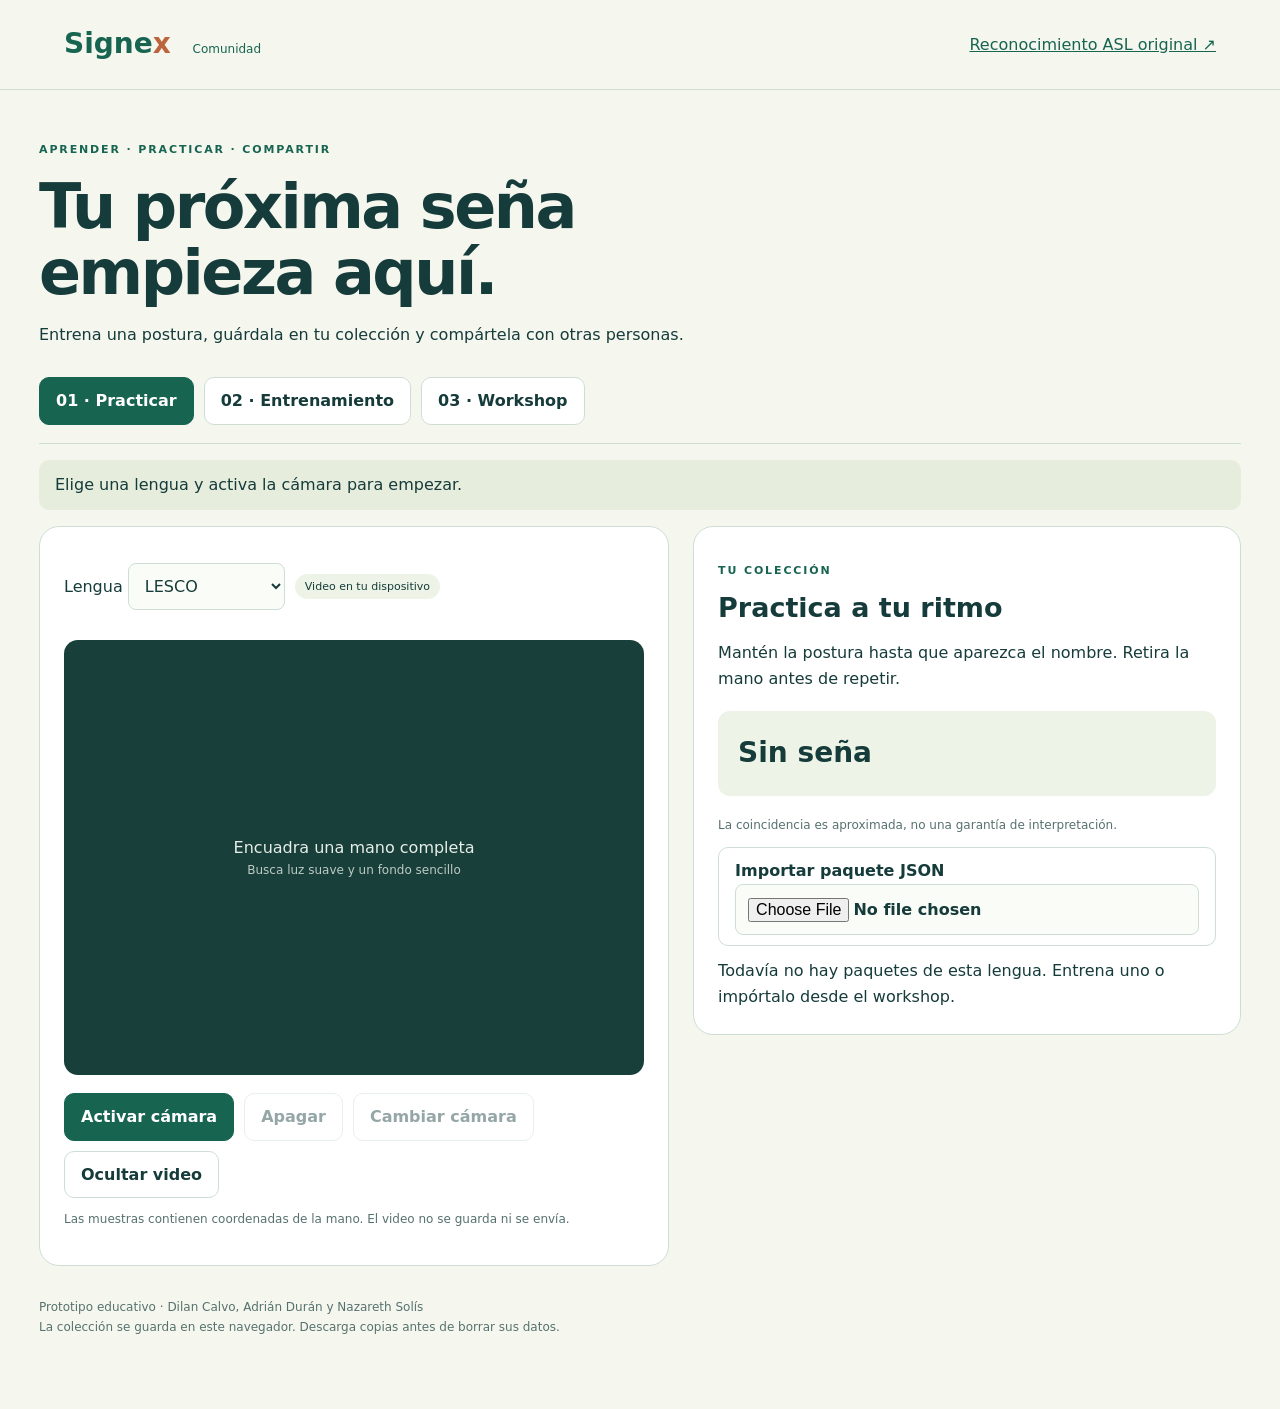
<file: web/workshop.html>
<!doctype html>
<html lang="es"><head><meta charset="utf-8"><meta name="viewport" content="width=device-width,initial-scale=1"><title>Signex · Comunidad de señas</title><link rel="stylesheet" href="css/community.css"></head>
<body><header><a class="brand" href="workshop.html">Signe<span>x</span> <small>Comunidad</small></a><a href="index.html">Reconocimiento ASL original ↗</a></header>
<main><div class="intro"><p class="eyebrow">APRENDER · PRACTICAR · COMPARTIR</p><h1>Tu próxima seña<br>empieza aquí.</h1><p>Entrena una postura, guárdala en tu colección y compártela con otras personas.</p></div>
<nav aria-label="Secciones"><button data-tab="practice" aria-pressed="true">01 · Practicar</button><button data-tab="training" aria-pressed="false">02 · Entrenamiento</button><button data-tab="catalog" aria-pressed="false">03 · Workshop</button></nav>
<p id="notice" role="status">Elige una lengua y activa la cámara para empezar.</p>
<div class="workspace"><section class="camera-card"><div class="row"><label>Lengua <select id="language"><option>LESCO</option><option>ASL</option><option value="CUSTOM">Personalizada</option></select></label><span class="badge">Video en tu dispositivo</span></div><div class="viewport"><video id="camera" playsinline muted></video><canvas id="overlay"></canvas><div id="camera-placeholder">Encuadra una mano completa<br><small>Busca luz suave y un fondo sencillo</small></div></div><div class="row actions"><button id="start" class="primary">Activar cámara</button><button id="stop" disabled>Apagar</button><button id="flip" disabled>Cambiar cámara</button><button id="hide">Ocultar video</button></div><p class="subtle">Las muestras contienen coordenadas de la mano. El video no se guarda ni se envía.</p></section>
<section class="panel" id="practice"><p class="eyebrow">TU COLECCIÓN</p><h2>Practica a tu ritmo</h2><p>Mantén la postura hasta que aparezca el nombre. Retira la mano antes de repetir.</p><output id="prediction" aria-live="polite">Sin seña</output><p class="subtle">La coincidencia es aproximada, no una garantía de interpretación.</p><label class="file">Importar paquete JSON<input type="file" id="import" accept=".json,application/json"></label><div id="installed"></div></section>
<section class="panel" id="training" hidden><p class="eyebrow">DE LA CÁMARA A TU COLECCIÓN</p><h2>Crea una nueva seña</h2><p>Para una postura estática de una mano. Captura al menos 100 ejemplos en rondas de 10 y sigue sin límite fijo. Verás cada muestra en tiempo real y el borrador se conserva si recargas.</p><ol class="steps"><li><strong>Escribe el nombre.</strong> Elige LESCO, ASL o Personalizada arriba.</li><li><strong>Activa la cámara.</strong> Mantén la misma postura durante cada ronda.</li><li><strong>Captura al menos 10 rondas.</strong> Retira y vuelve a colocar la mano entre rondas.</li><li><strong>Entrena y guarda.</strong> La seña aparecerá en tu colección.</li></ol><label>Nombre<input id="name" maxlength="60" placeholder="Ejemplo: Gracias"></label><label>Cómo realizarla<textarea id="description" maxlength="500" placeholder="Describe la postura y su significado"></textarea></label><div class="training-meter" aria-live="polite"><div class="rounds" aria-label="Progreso de rondas"><span data-round="1">1</span><i></i><span data-round="2">2</span><i></i><span data-round="3">3</span><i></i><span data-round="4">4</span><i></i><span data-round="5">5</span><i></i><span data-round="6">6</span><i></i><span data-round="7">7</span><i></i><span data-round="8">8</span><i></i><span data-round="9">9</span><i></i><span data-round="10">10</span></div><div><strong id="training-state">Completa los datos y activa la cámara.</strong><p id="training-detail">0 de 100 muestras mínimas guardadas en el borrador.</p></div></div><div class="samples" id="sample-dots" aria-label="Muestras capturadas"></div><div class="row"><button id="capture" class="primary">Tomar ronda 1: 10 muestras</button><button id="reset">Reiniciar borrador</button></div><progress id="progress" max="100" value="0"></progress><p id="count">0 / 100 muestras mínimas</p><button id="train" class="primary" disabled>Entrenar y guardar en mi colección</button><div id="saved-result" hidden role="status"></div><p class="subtle">Se guardan coordenadas normalizadas de la mano, no video. El algoritmo compara tus ejemplos; practica después con muestras nuevas. Para entrenar el modelo principal de letras y secuencias de dos manos usa la versión local. La disponibilidad depende del almacenamiento del navegador.</p></section>
<section class="panel" id="catalog" hidden><p class="eyebrow">CONOCIMIENTO COMPARTIDO</p><h2>Workshop</h2><p>Descarga una seña y agrégala a tu colección. Las aportaciones son comunitarias y no están certificadas lingüísticamente.</p><details><summary>Cuenta para publicar</summary><label>Usuario<input id="username" autocomplete="username" maxlength="40"></label><label>Contraseña<input id="password" type="password" autocomplete="current-password" minlength="12" maxlength="128"></label><div class="row"><button id="register">Crear cuenta</button><button id="login">Entrar</button><button id="logout">Salir</button></div><p id="account">Sin sesión</p></details><label><input id="consent" type="checkbox"> Tengo permiso para publicar estas muestras y autorizo que otras personas las descarguen y usen.</label><p class="subtle">Publicar comparte nombre, descripción, coordenadas y usuario. La sesión se cierra al recargar.</p><label>Buscar en los paquetes cargados<input id="search" type="search" placeholder="Nombre, autor o descripción"></label><div class="row"><button id="refresh">Actualizar catálogo</button><button id="more" disabled>Cargar más</button></div><div id="catalog-list"></div></section>
</div>
<footer>Prototipo educativo · Dilan Calvo, Adrián Durán y Nazareth Solís<br>La colección se guarda en este navegador. Descarga copias antes de borrar sus datos.</footer></main><script type="module" src="js/workshop.js"></script></body></html>
</file>
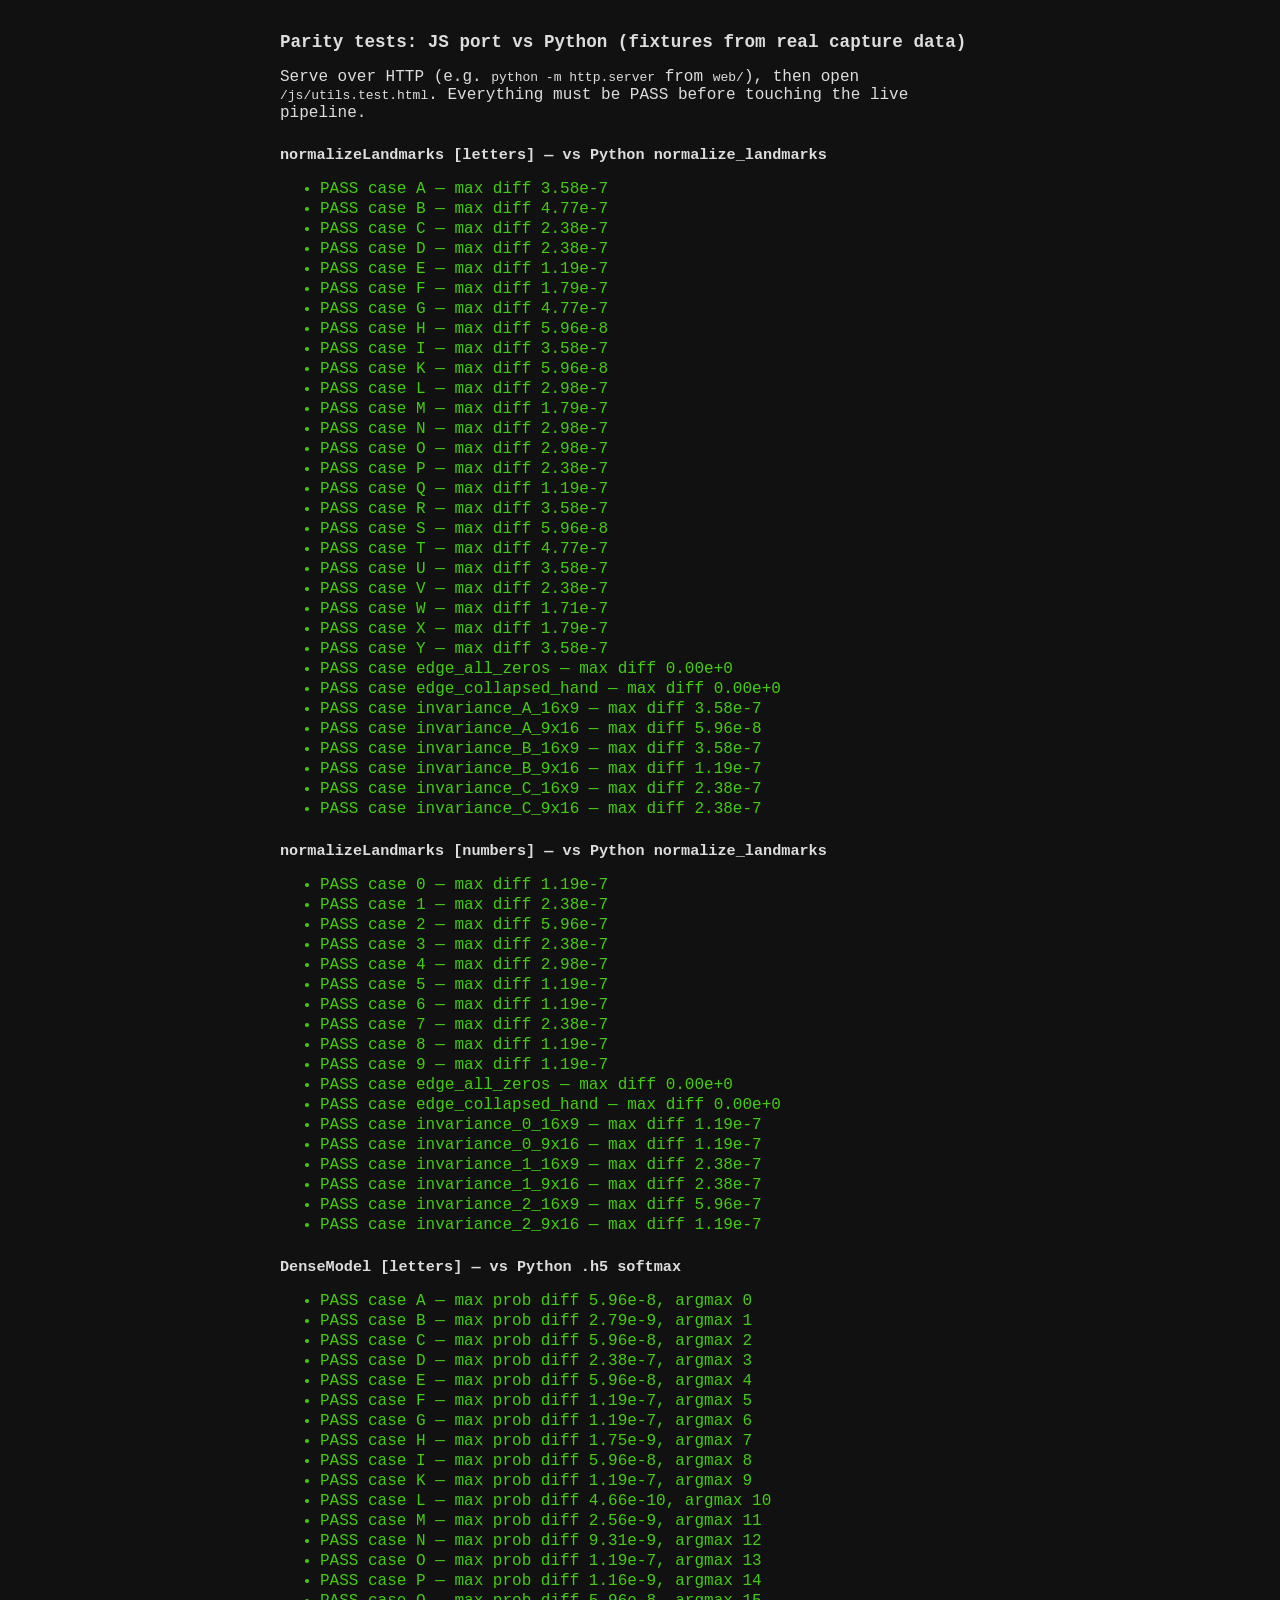
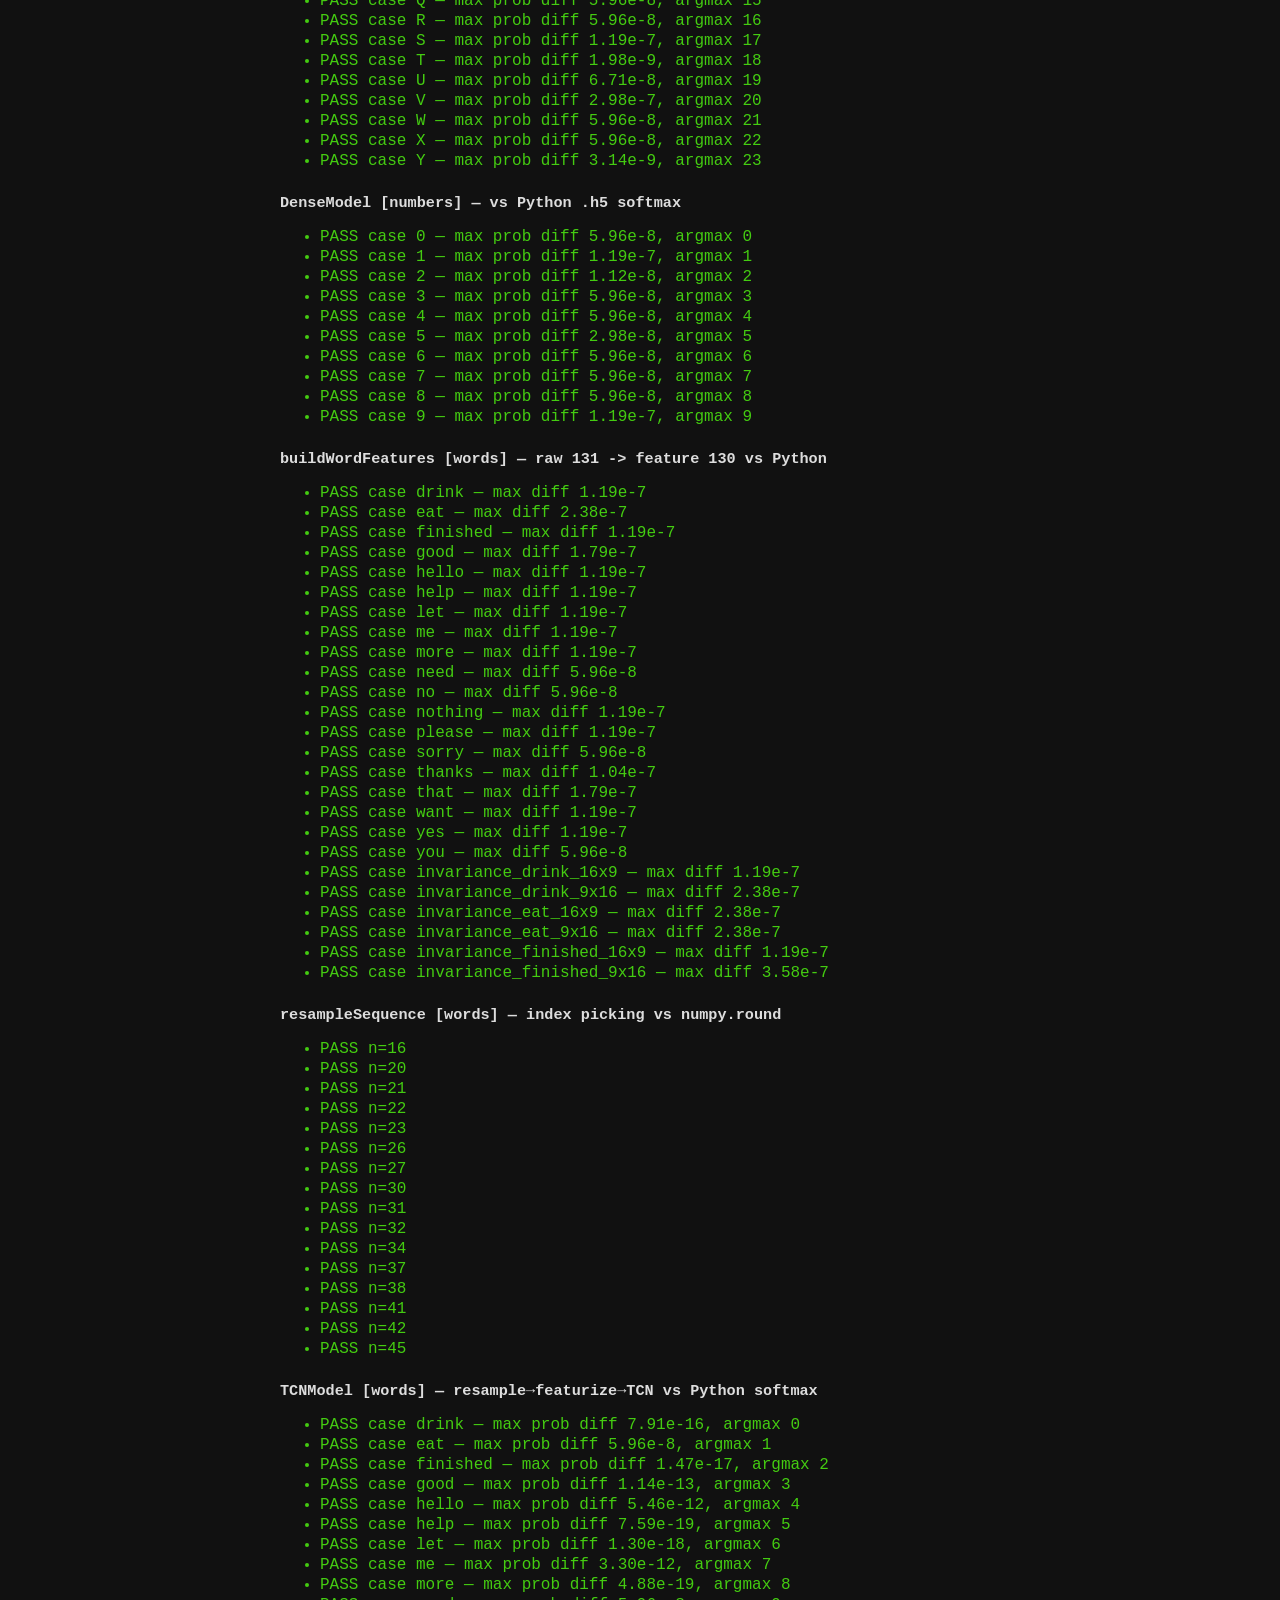
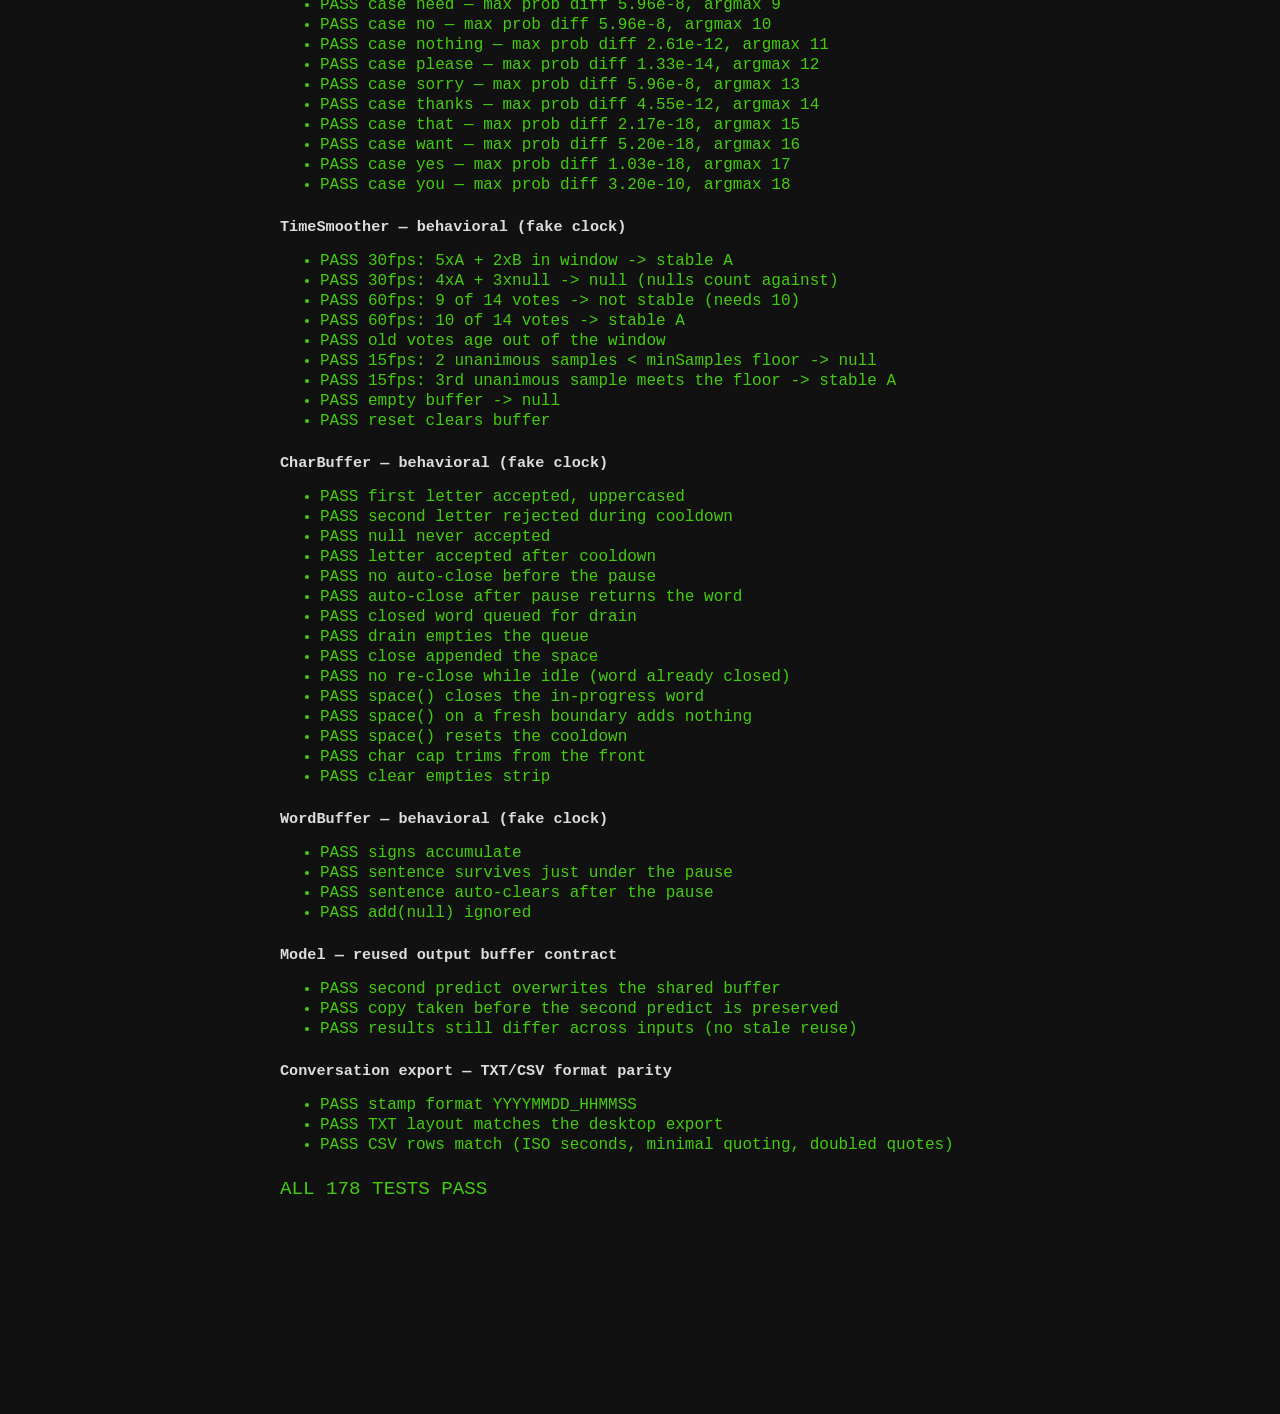
<file: web/js/utils.test.html>
<!DOCTYPE html>
<html lang="en">
<head>
<meta charset="utf-8">
<link rel="icon" href="data:image/svg+xml,<svg xmlns=%22http://www.w3.org/2000/svg%22 viewBox=%220 0 100 100%22><text y=%22.9em%22 font-size=%2290%22>🧪</text></svg>">
<title>Parity tests — web port</title>
<style>
  body { font-family: ui-monospace, Consolas, monospace; background: #111; color: #ddd;
         max-width: 720px; margin: 2rem auto; padding: 0 1rem; }
  h1 { font-size: 1.1rem; } h2 { font-size: 0.95rem; margin-top: 1.5rem; }
  .pass { color: #4c1; } .fail { color: #f55; } .warn { color: #fa3; }
  li { margin: 2px 0; } #summary { font-size: 1.2rem; margin-top: 1.5rem; }
</style>
</head>
<body>
<h1>Parity tests: JS port vs Python (fixtures from real capture data)</h1>
<p>Serve over HTTP (e.g. <code>python -m http.server</code> from <code>web/</code>),
   then open <code>/js/utils.test.html</code>. Everything must be PASS before
   touching the live pipeline.</p>
<div id="results"></div>
<div id="summary">running…</div>

<script type="module">
import { normalizeLandmarks, TimeSmoother, CharBuffer, WordBuffer,
         wordFeaturesFromRaw, resampleSequence } from "./utils.js";
import { loadDenseModel, loadWordModel } from "./model.js";
import { WORD_SEQ_LEN } from "./config.js";
import { formatStamp, formatTxt, formatCsv } from "./conversation.js";

// Both static modes run through the same JS engine; the gate covers both ports
// so a numbers-only (or letters-only) regression can't slip through.
const MODE_FIXTURES = [
  { name: "letters",
    model:   "../model/letters/model_weights.json",
    norm:    "../fixtures/normalize_fixtures.json",
    modelFx: "../fixtures/model_fixtures.json" },
  { name: "numbers",
    model:   "../model/numbers/model_weights.json",
    norm:    "../fixtures/numbers/normalize_fixtures.json",
    modelFx: "../fixtures/numbers/model_fixtures.json" },
];

const results = document.getElementById("results");
let nPass = 0, nFail = 0;

function section(title) {
  const h = document.createElement("h2");
  h.textContent = title;
  results.appendChild(h);
  const ul = document.createElement("ul");
  results.appendChild(ul);
  return ul;
}

function report(ul, name, ok, detail = "") {
  const li = document.createElement("li");
  li.className = ok ? "pass" : "fail";
  li.textContent = `${ok ? "PASS" : "FAIL"}  ${name}${detail ? "  — " + detail : ""}`;
  ul.appendChild(li);
  ok ? nPass++ : nFail++;
}

function maxAbsDiff(a, b) {
  let m = 0;
  for (let i = 0; i < a.length; i++) m = Math.max(m, Math.abs(a[i] - b[i]));
  return m;
}

// ---- 1. normalizeLandmarks vs Python (tolerance 1e-5) ----
// Each fixture carries the aspect ratio (frame width/height) its landmarks
// were captured at; the "invariance_*" cases stretch one physical pose as a
// 16:9 camera and as a 9:16 portrait phone and expect the SAME output — the
// direct regression gate for the cross-device aspect bug.
for (const m of MODE_FIXTURES) {
  const ul = section(`normalizeLandmarks [${m.name}] — vs Python normalize_landmarks`);
  const cases = await (await fetch(m.norm)).json();
  for (const c of cases) {
    const got = normalizeLandmarks(c.input, c.aspect);
    const diff = maxAbsDiff(got, c.expected);
    report(ul, `case ${c.label}`, diff < 1e-5, `max diff ${diff.toExponential(2)}`);
  }
}

// ---- 2. Model forward pass vs Python .h5 (tolerance 1e-4 on softmax) ----
for (const m of MODE_FIXTURES) {
  const ul = section(`DenseModel [${m.name}] — vs Python .h5 softmax`);
  try {
    const model = await loadDenseModel(m.model);
    const cases = await (await fetch(m.modelFx)).json();
    for (const c of cases) {
      const probs = model.predict(Float32Array.from(c.input));
      const diff = maxAbsDiff(probs, c.expected_probs);
      const argmax = probs.indexOf(Math.max(...probs));
      const expArgmax = c.expected_probs.indexOf(Math.max(...c.expected_probs));
      report(ul, `case ${c.label}`, diff < 1e-4 && argmax === expArgmax,
             `max prob diff ${diff.toExponential(2)}, argmax ${argmax}${argmax === expArgmax ? "" : " != " + expArgmax}`);
    }
  } catch (e) {
    report(ul, `load ${m.name} model_weights.json`, false, e.message);
  }
}

// ---- 2b. Word feature building vs Python (tolerance 1e-5) ----
// Raw capture frame (131) -> body-anchored feature (130). Includes the word
// aspect-invariance cases (same physical frame at 16:9 and 9:16 -> same vector).
{
  const ul = section("buildWordFeatures [words] — raw 131 -> feature 130 vs Python");
  const cases = await (await fetch("../fixtures/words/feature_fixtures.json")).json();
  for (const c of cases) {
    const got = wordFeaturesFromRaw(Float32Array.from(c.input));
    const diff = maxAbsDiff(got, c.expected);
    report(ul, `case ${c.label}`, diff < 1e-5, `max diff ${diff.toExponential(2)}`);
  }
}

// ---- 2c. Word resample index picking vs numpy (must be exact) ----
{
  const ul = section("resampleSequence [words] — index picking vs numpy.round");
  const cases = await (await fetch("../fixtures/words/resample_fixtures.json")).json();
  for (const c of cases) {
    // frames[i] = i, so the resampled values ARE the picked indices.
    const dummy = Array.from({ length: c.n }, (_, i) => i);
    const got = resampleSequence(dummy, c.indices.length);
    const ok = got.length === c.indices.length && got.every((v, i) => v === c.indices[i]);
    report(ul, `n=${c.n}`, ok, ok ? "" : `got [${got.slice(0, 6)}…]`);
  }
}

// ---- 2d. Word TCN full chain vs Python model_words.h5 (tolerance 1e-4) ----
// The strongest gate: it runs the SAME chain the live app does (raw take ->
// resample -> per-frame featurize -> TCN) and must match the .h5 softmax. A
// wrong causal/dilated conv shows up here.
{
  const ul = section("TCNModel [words] — resample→featurize→TCN vs Python softmax");
  try {
    const model = await loadWordModel("../model/words/model_weights.json");
    const cases = await (await fetch("../fixtures/words/model_fixtures.json")).json();
    for (const c of cases) {
      const take = c.raw_take.map((r) => Float32Array.from(r));
      const raw32 = resampleSequence(take, WORD_SEQ_LEN);
      const seq = raw32.map((row) => wordFeaturesFromRaw(row));
      const probs = model.predict(seq);
      const diff = maxAbsDiff(probs, c.expected_probs);
      const argmax = probs.indexOf(Math.max(...probs));
      const expArgmax = c.expected_probs.indexOf(Math.max(...c.expected_probs));
      report(ul, `case ${c.label}`, diff < 1e-4 && argmax === expArgmax,
             `max prob diff ${diff.toExponential(2)}, argmax ${argmax}${argmax === expArgmax ? "" : " != " + expArgmax}`);
    }
  } catch (e) {
    report(ul, "load words model", false, e.message);
  }
}

// ---- 3. TimeSmoother behavior (time-based web divergence, fake clock) ----
// All timestamps are fabricated ms — the class never reads a real clock, so
// these are fully deterministic. "30fps" = 33.3ms spacing, "60fps" = 16.7ms,
// "15fps" = 66.7ms.
{
  const ul = section("TimeSmoother — behavioral (fake clock)");
  const W = 233, FRAC = 5 / 7, MIN = 3;

  // 30fps: 7 samples fit the window; need ceil(5/7*7)=5 votes — the original
  // desktop 5-of-7 behavior reproduced exactly at the baseline rate.
  let s = new TimeSmoother(W, FRAC, MIN);
  for (let i = 0; i < 7; i++) s.update(i < 5 ? "A" : "B", i * 33.3);
  report(ul, "30fps: 5xA + 2xB in window -> stable A", s.getStable() === "A");

  s = new TimeSmoother(W, FRAC, MIN);
  for (let i = 0; i < 7; i++) s.update(i < 4 ? "A" : null, i * 33.3);
  report(ul, "30fps: 4xA + 3xnull -> null (nulls count against)", s.getStable() === null);

  // 60fps: ~14 samples fit; 9 votes < ceil(5/7*14)=10 -> not stable yet, and
  // 10 votes -> stable (same ~170ms of real-time agreement as at 30fps).
  s = new TimeSmoother(W, FRAC, MIN);
  for (let i = 0; i < 14; i++) s.update(i < 9 ? "A" : "B", i * 16.7);
  report(ul, "60fps: 9 of 14 votes -> not stable (needs 10)", s.getStable() === null);
  s = new TimeSmoother(W, FRAC, MIN);
  for (let i = 0; i < 14; i++) s.update(i < 10 ? "A" : "B", i * 16.7);
  report(ul, "60fps: 10 of 14 votes -> stable A", s.getStable() === "A");

  // Eviction: samples older than the window fall out and stop counting.
  s = new TimeSmoother(W, FRAC, MIN);
  for (let i = 0; i < 5; i++) s.update("A", i * 33.3);
  for (let i = 0; i < 3; i++) s.update("B", 400 + i * 33.3); // A's now aged out
  report(ul, "old votes age out of the window", s.getStable() === "B");

  // minSamples floor: fewer than 3 samples can never be stable, even unanimous.
  s = new TimeSmoother(W, FRAC, MIN);
  s.update("A", 0); s.update("A", 66.7);
  report(ul, "15fps: 2 unanimous samples < minSamples floor -> null", s.getStable() === null);
  s.update("A", 133.3);
  report(ul, "15fps: 3rd unanimous sample meets the floor -> stable A", s.getStable() === "A");

  s = new TimeSmoother(W, FRAC, MIN);
  report(ul, "empty buffer -> null", s.getStable() === null);
  s.update("A", 0); s.reset();
  report(ul, "reset clears buffer", s.getStable() === null);
}

// ---- 4. CharBuffer behavior (time-based + word close, fake clock) ----
{
  const ul = section("CharBuffer — behavioral (fake clock)");
  const b = new CharBuffer(667, 2000, 10); // cooldownMs, wordCloseMs, maxChars
  const accepted1 = b.update("a", 1000);
  const accepted2 = b.update("B", 1300); // still cooling down (until 1667)
  report(ul, "first letter accepted, uppercased", accepted1 && b.getText() === "A");
  report(ul, "second letter rejected during cooldown", !accepted2);
  report(ul, "null never accepted", !b.update(null, 5000));
  const accepted3 = b.update("B", 1700); // past the 667ms deadline
  report(ul, "letter accepted after cooldown", accepted3 && b.getText() === "AB");

  // Auto-close: no letter for wordCloseMs finishes the word.
  report(ul, "no auto-close before the pause", b.maybeAutoClose(3699) === null);
  const closed = b.maybeAutoClose(3700); // 1700 + 2000
  report(ul, "auto-close after pause returns the word", closed === "AB");
  report(ul, "closed word queued for drain", b.popCompletedWords().join(",") === "AB");
  report(ul, "drain empties the queue", b.popCompletedWords().length === 0);
  report(ul, "close appended the space", b.getText() === "AB ");
  report(ul, "no re-close while idle (word already closed)", b.maybeAutoClose(9999) === null);

  // Manual close via the Space button.
  b.update("C", 4000);
  const spaceWord = b.space();
  report(ul, "space() closes the in-progress word", spaceWord === "C" && b.getText() === "AB C ");
  report(ul, "space() on a fresh boundary adds nothing", b.space() === null && b.getText() === "AB C ");
  const afterSpace = b.update("D", 4001); // space() lifted the cooldown
  report(ul, "space() resets the cooldown", afterSpace);

  // Cap: only the newest maxChars (10) chars are kept.
  const c = new CharBuffer(0, 2000, 10);
  for (let i = 0; i < 15; i++) c.update("X", i * 10);
  report(ul, "char cap trims from the front", c.getText(28) === "XXXXXXXXXX");

  b.clear();
  report(ul, "clear empties strip", b.getText() === "" && b.popCompletedWords().length === 0);
}

// ---- 4b. WordBuffer behavior (time-based pause auto-clear, fake clock) ----
{
  const ul = section("WordBuffer — behavioral (fake clock)");
  const wb = new WordBuffer(5000);
  wb.add("HELLO", 1000);
  wb.add("YOU", 2000);
  report(ul, "signs accumulate", wb.getText() === "HELLO YOU");
  wb.tick(6999); // 4999ms after the last add
  report(ul, "sentence survives just under the pause", wb.getText() === "HELLO YOU");
  wb.tick(7000); // 5000ms after the last add
  report(ul, "sentence auto-clears after the pause", wb.getText() === "");
  report(ul, "add(null) ignored", wb.add(null, 8000) === null && wb.getText() === "");
}

// ---- 4c. Model buffer-reuse contract ----
// predict() returns a model-owned buffer, valid only until the next call.
// Verifies: (a) two different inputs produce different results in sequence
// (both matching their fixtures — covered by sections 2/2d), and (b) a COPY
// of the first result is NOT silently mutated into the second (the aliasing
// bug the copy-at-cache in pipeline.js guards against).
{
  const ul = section("Model — reused output buffer contract");
  try {
    const model = await loadDenseModel(MODE_FIXTURES[0].model);
    const cases = await (await fetch(MODE_FIXTURES[0].modelFx)).json();
    if (cases.length >= 2) {
      const p1 = model.predict(Float32Array.from(cases[0].input));
      const copy1 = Float32Array.from(p1);
      const p2 = model.predict(Float32Array.from(cases[1].input));
      report(ul, "second predict overwrites the shared buffer", p1 === p2);
      report(ul, "copy taken before the second predict is preserved",
             maxAbsDiff(copy1, cases[0].expected_probs) < 1e-4);
      report(ul, "results still differ across inputs (no stale reuse)",
             maxAbsDiff(copy1, p2) > 1e-3);
    } else {
      report(ul, "need 2+ fixture cases", false);
    }
  } catch (e) {
    report(ul, "buffer-reuse check", false, e.message);
  }
}

// ---- 5. Conversation export formatters (byte parity with the desktop's
// src/conversation_log.py export files) ----
{
  const ul = section("Conversation export — TXT/CSV format parity");
  const entries = [
    { when: new Date(2026, 6, 18, 14, 30, 5), source: "Senas", text: "HELLO YOU" },
    { when: new Date(2026, 6, 18, 14, 30, 12), source: "Oyente", text: "hola, como estas" },
    { when: new Date(2026, 6, 18, 14, 31, 0), source: "Oyente", text: 'she said "hi"' },
  ];

  report(ul, "stamp format YYYYMMDD_HHMMSS",
         formatStamp(new Date(2026, 6, 18, 14, 30, 5)) === "20260718_143005");

  const txt = formatTxt(entries, "20260718_143005");
  const expectedTxt =
    "Conversation log - 20260718_143005\n" +
    "========================================\n" +
    "\n" +
    "[14:30:05] Senas: HELLO YOU\n" +
    "[14:30:12] Oyente: hola, como estas\n" +
    '[14:31:00] Oyente: she said "hi"\n';
  report(ul, "TXT layout matches the desktop export", txt === expectedTxt);

  const csv = formatCsv(entries);
  const expectedCsv =
    "timestamp,source,text\r\n" +
    "2026-07-18T14:30:05,Senas,HELLO YOU\r\n" +
    '2026-07-18T14:30:12,Oyente,"hola, como estas"\r\n' +
    '2026-07-18T14:31:00,Oyente,"she said ""hi"""\r\n';
  report(ul, "CSV rows match (ISO seconds, minimal quoting, doubled quotes)",
         csv === expectedCsv);
}

const s = document.getElementById("summary");
s.className = nFail === 0 ? "pass" : "fail";
s.textContent = nFail === 0
  ? `ALL ${nPass} TESTS PASS`
  : `${nFail} FAILED / ${nPass} passed`;
</script>
</body>
</html>
</file>
<file: web/css/community.css>
:root{color-scheme:light;--ink:#153b3a;--muted:#56716e;--line:#ceded5;--green:#176451;--paper:#f5f7ef}*{box-sizing:border-box}body{margin:0;background:var(--paper);color:var(--ink);font:16px/1.6 system-ui,sans-serif}header{display:flex;justify-content:space-between;align-items:center;gap:20px;padding:22px max(5vw,20px);border-bottom:1px solid var(--line)}a{color:var(--green)}.brand{text-decoration:none;font-size:28px;font-weight:800}.brand span{color:#bc653c}.brand small{font-size:12px;font-weight:500;margin-left:12px}main{max-width:1250px;margin:auto;padding:40px 24px}.intro{margin-bottom:30px}.eyebrow{font-size:11px;letter-spacing:.17em;font-weight:800;color:var(--green)}h1{font-size:clamp(36px,5vw,62px);line-height:1.06;letter-spacing:-.04em;margin:16px 0}h2{font-size:27px;line-height:1.2;margin:12px 0}h3{font-size:18px}p{max-width:70ch}nav,.row{display:flex;align-items:center;gap:10px;flex-wrap:wrap}nav{border-bottom:1px solid var(--line);padding-bottom:18px}button,.file{border:1px solid var(--line);border-radius:10px;background:white;color:var(--ink);padding:10px 16px;min-height:46px;font:inherit;font-weight:600;cursor:pointer}button:hover{background:#e8f0e4}button:disabled{opacity:.45;cursor:not-allowed}button[aria-pressed=true],.primary{background:var(--green);color:white;border-color:var(--green)}button:focus-visible,a:focus-visible,input:focus-visible,select:focus-visible,textarea:focus-visible{outline:3px solid #bd6b35;outline-offset:3px}#notice{padding:12px 16px;background:#e6eddd;border-radius:10px;max-width:none;min-height:50px}.workspace{display:grid;grid-template-columns:minmax(0,1.15fr) minmax(0,1fr);gap:24px;align-items:start}.camera-card,.panel{background:#fff;border:1px solid var(--line);border-radius:20px;padding:24px;min-width:0}.viewport{position:relative;aspect-ratio:4/3;margin:18px 0;background:#193f3b;border-radius:14px;overflow:hidden}video,canvas{width:100%;height:100%;object-fit:contain;position:absolute;inset:0}video{transform:scaleX(-1)}#camera-placeholder{position:absolute;inset:0;display:grid;place-content:center;text-align:center;color:#e6eee7}#camera-placeholder small{font-size:12px;opacity:.8}.badge{font-size:11px;border-radius:20px;padding:4px 10px;background:#edf3e6}.subtle,footer{font-size:12px;color:var(--muted)}label{display:block;margin:12px 0}input:not([type=checkbox]),textarea,select{width:100%;border:1px solid var(--line);padding:12px;border-radius:8px;background:#fafcf7;color:var(--ink);font:inherit}select{width:auto}textarea{min-height:80px;resize:vertical}input[type=checkbox]{width:20px;height:20px;vertical-align:middle}output{display:block;padding:20px;background:#edf3e6;border-radius:12px;font-size:28px;font-weight:700;margin:20px 0;overflow-wrap:anywhere}progress{width:100%;height:14px;margin-top:20px;accent-color:var(--green)}.card{border-top:1px solid var(--line);padding:18px 0;overflow-wrap:anywhere}.card h3{margin:0}.card p{margin:8px 0}.card button{font-size:13px;padding:8px 10px}details{border:1px solid var(--line);padding:14px;border-radius:10px}summary{cursor:pointer;font-weight:600}footer{padding:32px 0}[hidden]{display:none!important}.privacy video,.privacy canvas{visibility:hidden}@media(max-width:780px){header{align-items:flex-start}header>a:last-child{font-size:12px;max-width:140px}main{padding:22px 16px}.workspace{grid-template-columns:1fr}.camera-card,.panel{padding:18px}nav{gap:8px}nav button{flex:1 0 40%;font-size:13px}.viewport{max-height:45vh}.intro h1 br{display:none}}@media(prefers-reduced-motion:reduce){*{animation:none!important;transition:none!important}}

.steps{margin:16px 0;padding:0;list-style:none;counter-reset:step}.steps li{position:relative;padding:8px 0 8px 38px;border-bottom:1px solid var(--line);counter-increment:step}.steps li::before{content:counter(step);position:absolute;left:0;top:10px;width:24px;height:24px;display:grid;place-items:center;border-radius:50%;background:#e6eddd;color:var(--green);font-size:12px;font-weight:800}.training-meter{display:grid;gap:14px;margin:22px 0;padding:16px;background:#edf3e6;border-radius:12px}.training-meter p{margin:2px 0;font-size:13px}.rounds{display:flex;align-items:center;gap:8px}.rounds span{display:grid;place-items:center;width:30px;height:30px;border-radius:50%;border:1px solid var(--line);background:#fff;font-weight:800;color:var(--muted)}.rounds i{height:2px;flex:1;background:var(--line)}.rounds span.active,.rounds span.done{border-color:var(--green);background:var(--green);color:#fff}.rounds i.done{background:var(--green)}.samples{display:grid;grid-template-columns:repeat(10,1fr);gap:6px;margin:16px 0}.samples span{height:8px;border-radius:99px;background:#d9e4dc}.samples span.done{background:var(--green)}.samples span.current{background:#bc653c;box-shadow:0 0 0 3px #f3d8c8}.saved-result{margin-top:18px;padding:16px;border-radius:10px;background:#dcefe3;color:#11513f;font-weight:600}.saved-result a{font-weight:800}@media(max-width:780px){.steps{font-size:14px}.samples{gap:4px}.samples span{height:7px}}

.rounds{overflow-x:auto;max-width:100%;padding-bottom:5px}.rounds span{flex:0 0 27px;font-size:12px}.rounds i{flex:0 0 8px}
</file>
